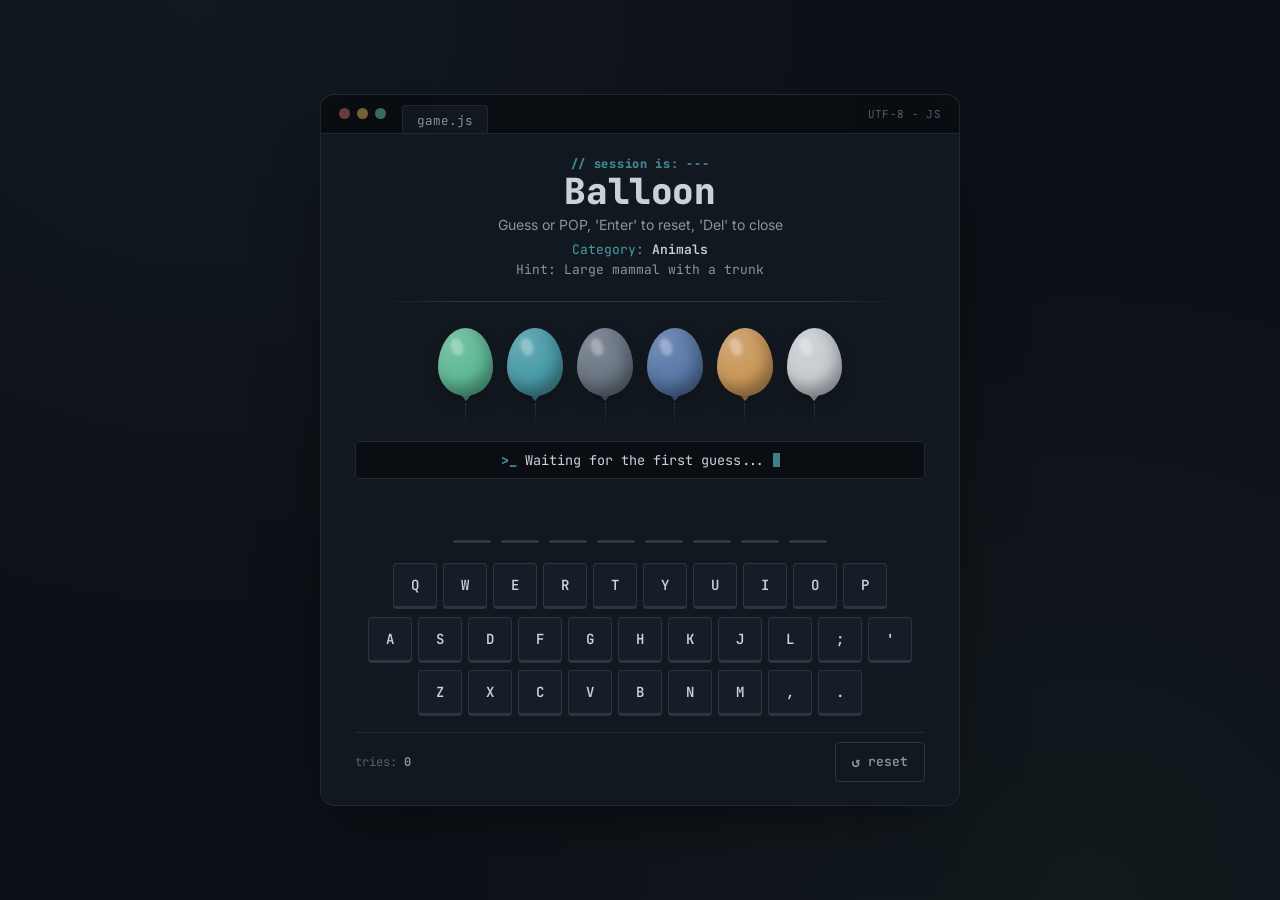
<file: balloon-pop-game/index.html>
<!doctype html>
<html lang="en">
  <head>
    <meta charset="UTF-8" />
    <link rel="icon" type="image/svg+xml" href="/favicon.svg" />
    <meta name="viewport" content="width=device-width, initial-scale=1.0" />
    <title>Balloon.exe</title>
    <link rel="preconnect" href="https://fonts.googleapis.com" />
    <link rel="preconnect" href="https://fonts.gstatic.com" crossorigin />
    <link
      href="https://fonts.googleapis.com/css2?family=JetBrains+Mono:wght@400;500;600;700;800&family=Inter:wght@400;500;600;700&display=swap"
      rel="stylesheet"
    />
    <link rel="stylesheet" href="style.css" />
  </head>

  <body>
    <div class="app">
      <header class="editor-bar" aria-hidden="true">
        <div class="editor-bar__dots">
          <span class="dot dot--red"></span>
          <span class="dot dot--yellow"></span>
          <span class="dot dot--green"></span>
        </div>
        <div class="editor-bar__tab">
          <span class="editor-bar__tab-name">game.js</span>
        </div>
        <div class="editor-bar__meta">UTF-8 - JS</div>
      </header>

      <main class="board">
        <section class="board__head">
          <h1 class="title">
            <p class="eyebrow">// session is: <span id="activity">---</span></p>
            <span class="title__bracket"></span>Balloon<span
              class="title__bracket"
            ></span>
          </h1>
          <p class="subtitle">Guess or POP, 'Enter' to reset, 'Del' to close</p>
          <div class="board__info">
            <p class="category-name" id="category-name">
              Category: <span id="category-display">---</span>
            </p>
            <p class="hint-text" id="hint-display">
              Hint: <span id="hint-content">---</span>
            </p>
          </div>
        </section>

        <section class="rig" aria-label="remaining tries">
          <div class="rig__string" aria-hidden="true"></div>
          <ul class="balloons" id="balloons-list">
            <li class="balloon balloon--mint" data-life="1">
              <span class="balloon__body">
                <span class="balloon__shine"></span>
              </span>
              <span class="balloon__knot"></span>
              <span class="balloon__thread"></span>
            </li>
            <li class="balloon balloon--cyan" data-life="2">
              <span class="balloon__body">
                <span class="balloon__shine"></span>
              </span>
              <span class="balloon__knot"></span>
              <span class="balloon__thread"></span>
            </li>
            <li class="balloon balloon--slate" data-life="3">
              <span class="balloon__body">
                <span class="balloon__shine"></span>
              </span>
              <span class="balloon__knot"></span>
              <span class="balloon__thread"></span>
            </li>
            <li class="balloon balloon--steel" data-life="4">
              <span class="balloon__body">
                <span class="balloon__shine"></span>
              </span>
              <span class="balloon__knot"></span>
              <span class="balloon__thread"></span>
            </li>
            <li class="balloon balloon--amber" data-life="5">
              <span class="balloon__body">
                <span class="balloon__shine"></span>
              </span>
              <span class="balloon__knot"></span>
              <span class="balloon__thread"></span>
            </li>
            <li class="balloon balloon--smoke" data-life="6">
              <span class="balloon__body">
                <span class="balloon__shine"></span>
              </span>
              <span class="balloon__knot"></span>
              <span class="balloon__thread"></span>
            </li>
          </ul>
        </section>

        <p class="status-line" id="status-line">
          <span class="status-line__prompt">>_</span>
          <span class="status-line__text" id="status-text"
            >Waiting for the first guess...
          </span>
          <span class="status-line__cursor" aria-hidden="true"></span>
        </p>

        <section class="word-display" aria-label="hidden word">
          <div class="word-display__slots" id="word-slots"></div>
        </section>

        <section class="keyboard" id="keyboard" aria-label="letters board">
          <div class="keyboard__row">
            <button class="key" type="button" data-letter="Q">Q</button>
            <button class="key" type="button" data-letter="W">W</button>
            <button class="key" type="button" data-letter="E">E</button>
            <button class="key" type="button" data-letter="R">R</button>
            <button class="key" type="button" data-letter="T">T</button>
            <button class="key" type="button" data-letter="Y">Y</button>
            <button class="key" type="button" data-letter="U">U</button>
            <button class="key" type="button" data-letter="I">I</button>
            <button class="key" type="button" data-letter="O">O</button>
            <button class="key" type="button" data-letter="P">P</button>
          </div>
          <div class="keyboard__row">
            <button class="key" type="button" data-letter="A">A</button>
            <button class="key" type="button" data-letter="S">S</button>
            <button class="key" type="button" data-letter="D">D</button>
            <button class="key" type="button" data-letter="F">F</button>
            <button class="key" type="button" data-letter="G">G</button>
            <button class="key" type="button" data-letter="H">H</button>
            <button class="key" type="button" data-letter="K">K</button>
            <button class="key" type="button" data-letter="J">J</button>
            <button class="key" type="button" data-letter="L">L</button>
            <button class="key" type="button" data-letter=";">;</button>
            <button class="key" type="button" data-letter="'">'</button>
          </div>
          <div class="keyboard__row">
            <button class="key" type="button" data-letter="Z">Z</button>
            <button class="key" type="button" data-letter="X">X</button>
            <button class="key" type="button" data-letter="C">C</button>
            <button class="key" type="button" data-letter="V">V</button>
            <button class="key" type="button" data-letter="B">B</button>
            <button class="key" type="button" data-letter="N">N</button>
            <button class="key" type="button" data-letter="M">M</button>
            <button class="key" type="button" data-letter=",">,</button>
            <button class="key" type="button" data-letter=".">.</button>
          </div>
        </section>

        <footer class="board__footer">
          <p class="build-tag" id="attempts-counter">
            tries: <span id="attempts-count">0</span>
          </p>
          <button class="btn btn--ghost" type="button" id="restart-btn">
            <span class="btn__icon" aria-hidden="true">↺</span>
            reset
          </button>
        </footer>
      </main>
    </div>

    <script type="module" src="main.js"></script>
  </body>
</html>
</file>
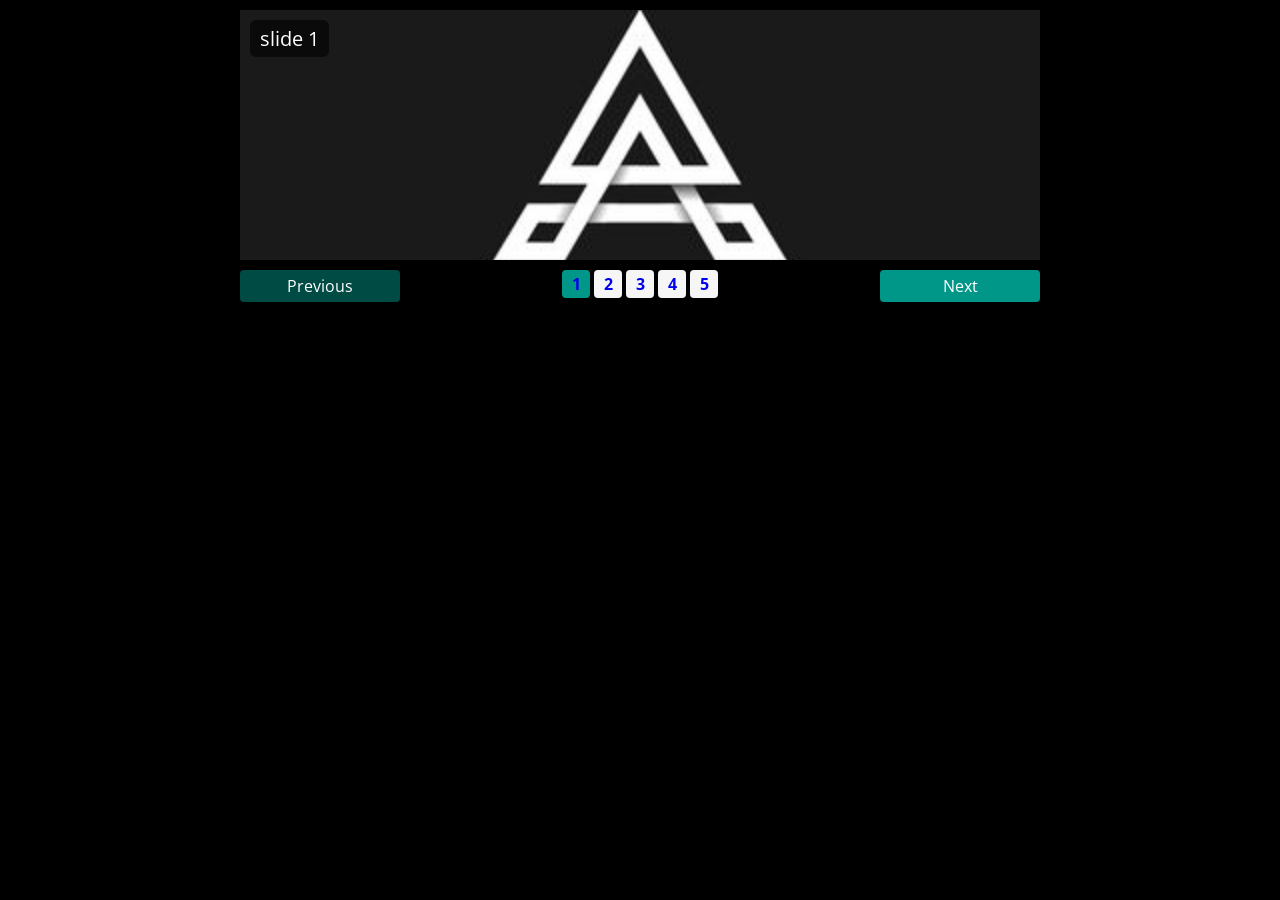
<file: Image-slider/index.html>
<!doctype html>
<html lang="en">
  <head>
    <meta charset="UTF-8" />
    <meta name="viewport" content="width=device-width, initial-scale=1.0" />
    <title>Document</title>
    <link rel="preconnect" href="https://fonts.googleapis.com" />
    <link rel="preconnect" href="https://fonts.gstatic.com" crossorigin />
    <link
      href="https://fonts.googleapis.com/css2?family=Open+Sans:ital,wght@0,300..800;1,300..800&display=swap"
      rel="stylesheet"
    />
    <link rel="stylesheet" href="style.css" />
  </head>
  <body>
    <div class="slider-container">
      <div id="slide-number" class="slide-number"></div>
      <img src="images/course-01.jpg" />
      <img src="images/course-02.jpg" />
      <img src="images/course-03.jpg" />
      <img src="images/course-04.jpg" />
      <img src="images/course-05.jpg" />
    </div>
    <div class="slider-controls">
      <span id="prev" class="prev">Previous</span>
      <span id="indicators" class="indicators"></span>
      <span id="next" class="next">Next</span>
    </div>
    <script src="main.js"></script>
  </body>
</html>
</file>
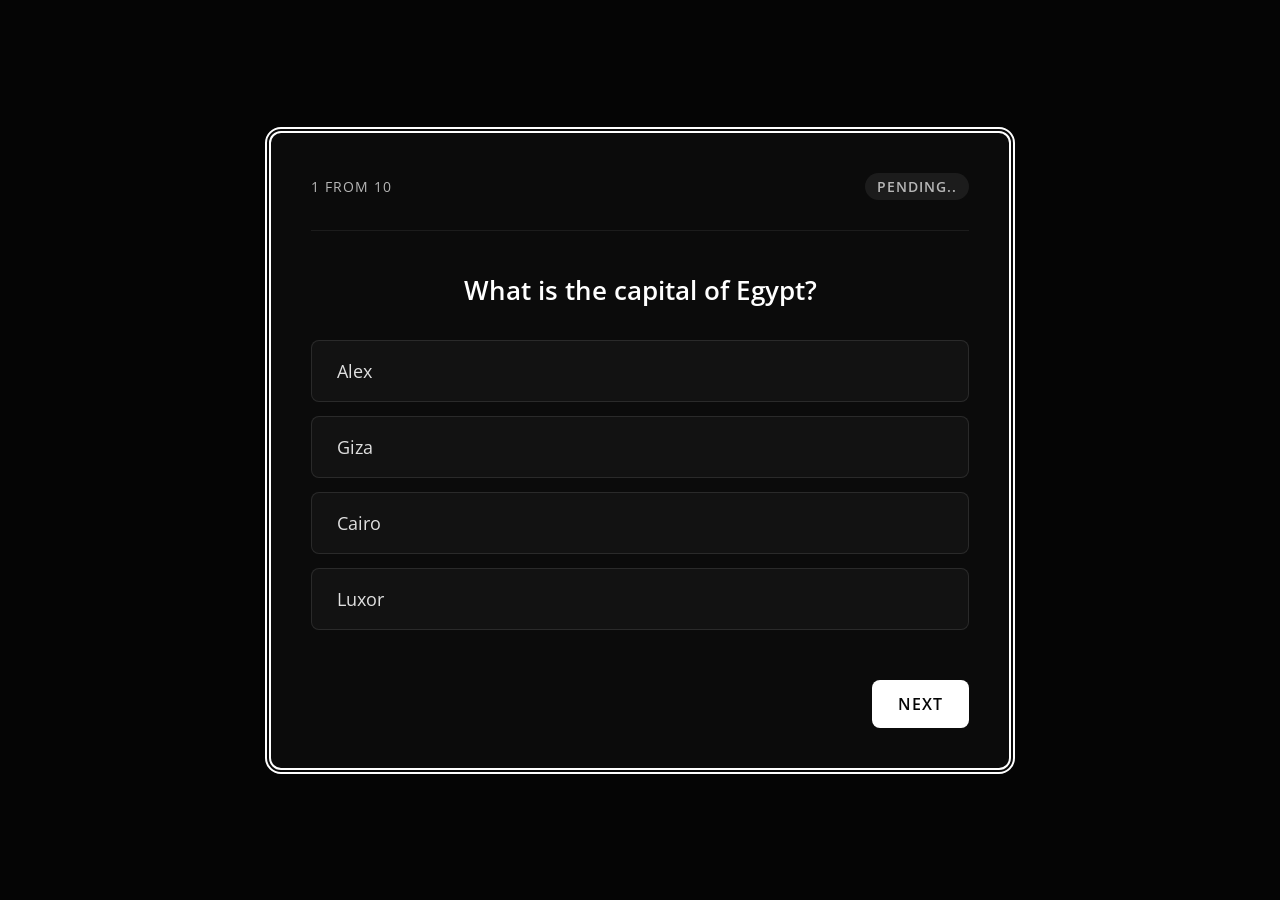
<file: Quiz-App/index.html>
<!doctype html>
<html lang="en">
  <head>
    <meta charset="UTF-8" />
    <meta name="viewport" content="width=device-width, initial-scale=1.0" />
    <title>Quiz</title>
    <link rel="preconnect" href="https://fonts.googleapis.com" />
    <link rel="preconnect" href="https://fonts.gstatic.com" crossorigin />
    <link
      href="https://fonts.googleapis.com/css2?family=Open+Sans:ital,wght@0,300..800;1,300..800&display=swap"
      rel="stylesheet"
    />
    <link rel="stylesheet" href="style.css" />
  </head>
  <body>
    <!-- Question-App -->
    <div class="Question-card">
      <div class="nav-Quest">
        <div class="Questions-Remain"></div>
        <div class="count-down"></div>
      </div>
      <div class="Question-cont">
        <div class="Question"></div>
        <div class="options">
          <ul class="ul-Questions">
            <!-- conserdering that there would be 4 options in each question -->
            <li></li>
            <li></li>
            <li></li>
            <li></li>
          </ul>
        </div>
      </div>
      <div class="next">Next</div>
    </div>

    <script src="main.js"></script>
  </body>
</html>
</file>
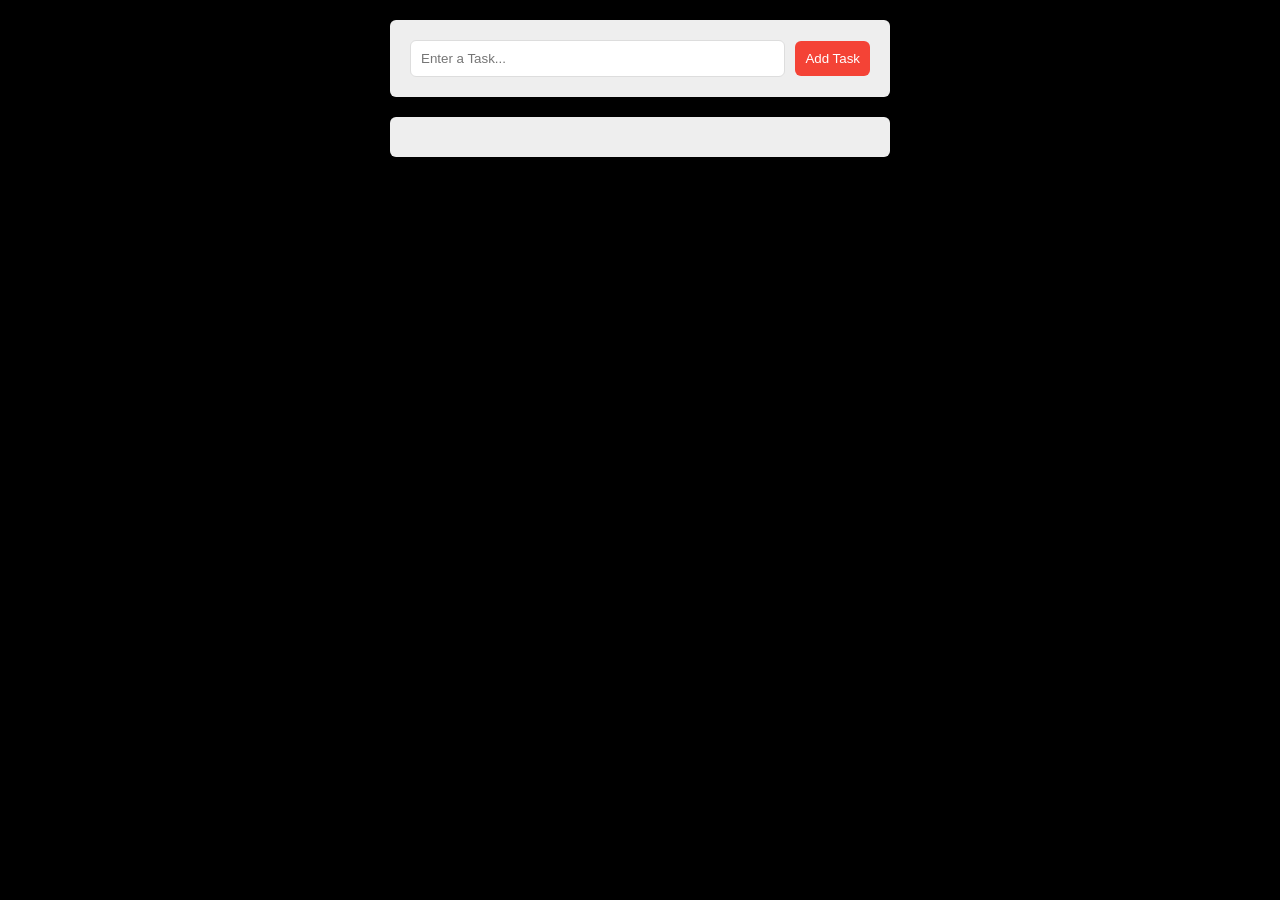
<file: Todo-List/index.html>
<!doctype html>
<html lang="en">
  <head>
    <meta charset="UTF-8" />
    <meta name="viewport" content="width=device-width, initial-scale=1.0" />
    <title>Document</title>
    <link rel="stylesheet" href="style.css" />
  </head>
  <body>
    <div class="container">
      <div class="form">
        <input type="text" class="input" placeholder="Enter a Task..." />
        <input type="submit" class="add" value="Add Task" />
      </div>
      <div class="tasks"></div>
    </div>
    <script src="main.js"></script>
  </body>
</html>
</file>
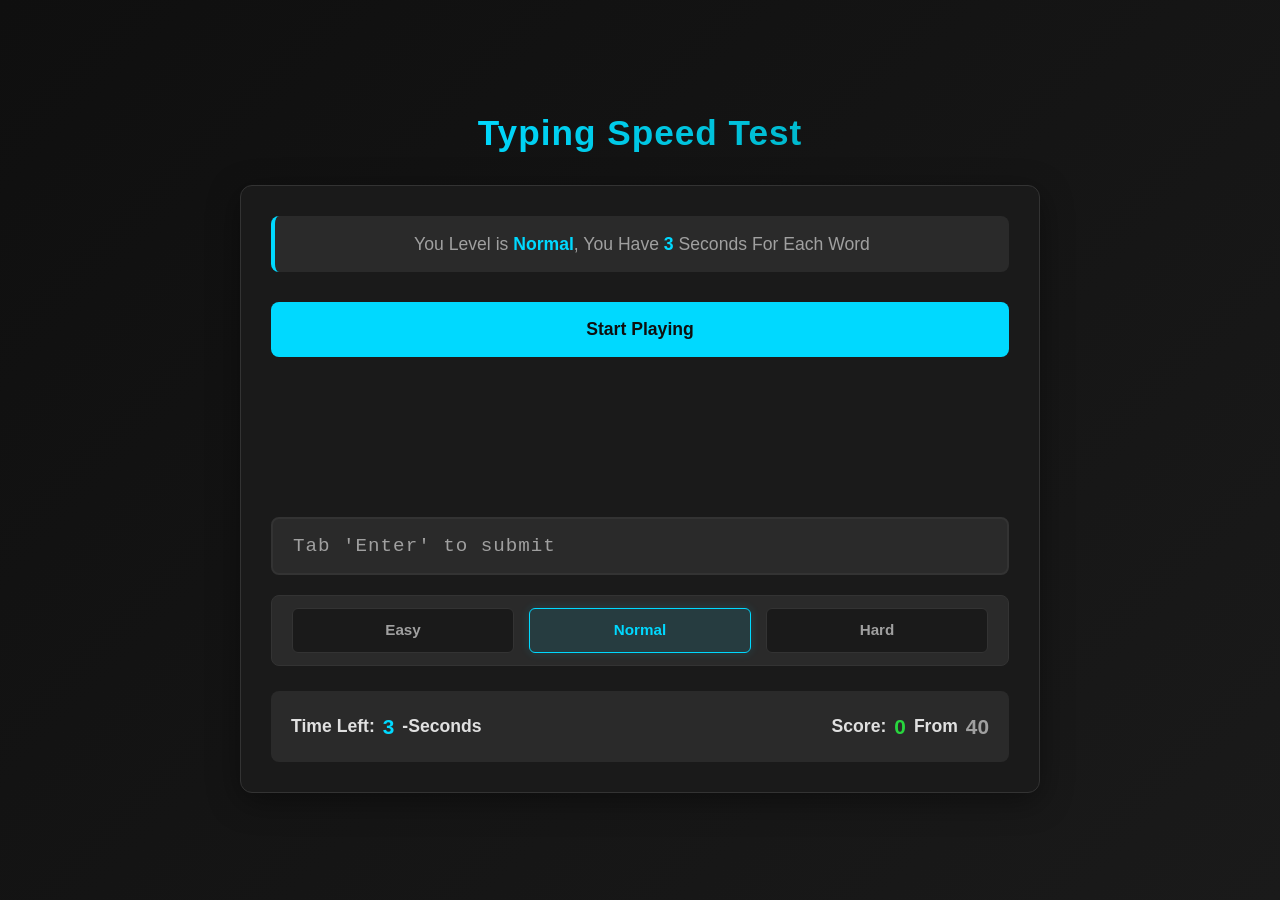
<file: Typing-Speed-Test/index.html>
<!doctype html>
<html lang="en">
  <head>
    <meta charset="UTF-8" />
    <meta name="viewport" content="width=device-width, initial-scale=1.0" />
    <title>Typing Speed Test</title>
    <link rel="preconnect" href="https://googleapis.com" />
    <link rel="preconnect" href="https://gstatic.com" crossorigin />
    <!-- <link
      href="https://googleapis.com/css2?family=Open+Sans:ital,wght@0,300..800;1,300..800&display=swap"
      rel="stylesheet"
    /> -->
    <link rel="stylesheet" href="style.css" />
  </head>
  <body>
    <div class="game">
      <div class="name">Typing Speed Test</div>
      <div class="container">
        <div class="message">
          You Level is
          <span class="lvl"></span>, You Have
          <span class="seconds"></span> Seconds For Each Word
        </div>
        <div class="start">Start Playing</div>
        <div class="the-word"></div>
        <input type="text" class="input" placeholder="Tab 'Enter' to submit" />
        <div class="upcoming-words select-level-box">
          <div class="lvl-btn Easy" data-lvl="Easy">Easy</div>
          <div class="lvl-btn Normal active" data-lvl="Normal">Normal</div>
          <div class="lvl-btn Hard" data-lvl="Hard">Hard</div>
        </div>

        <div class="control">
          <div class="time">Time Left: <span></span>-Seconds</div>
          <div class="score">
            Score: <span class="got">0</span> From <span class="total"></span>
          </div>
        </div>

        <div class="finish">
          <div class="finish-content">
            <h2>Game Over</h2>
            <div class="stat">Your Score: <span class="value">0</span></div>
            <button class="restart-btn">Play Again</button>
          </div>
        </div>
      </div>
    </div>
    <script src="main.js"></script>
  </body>
</html>
</file>
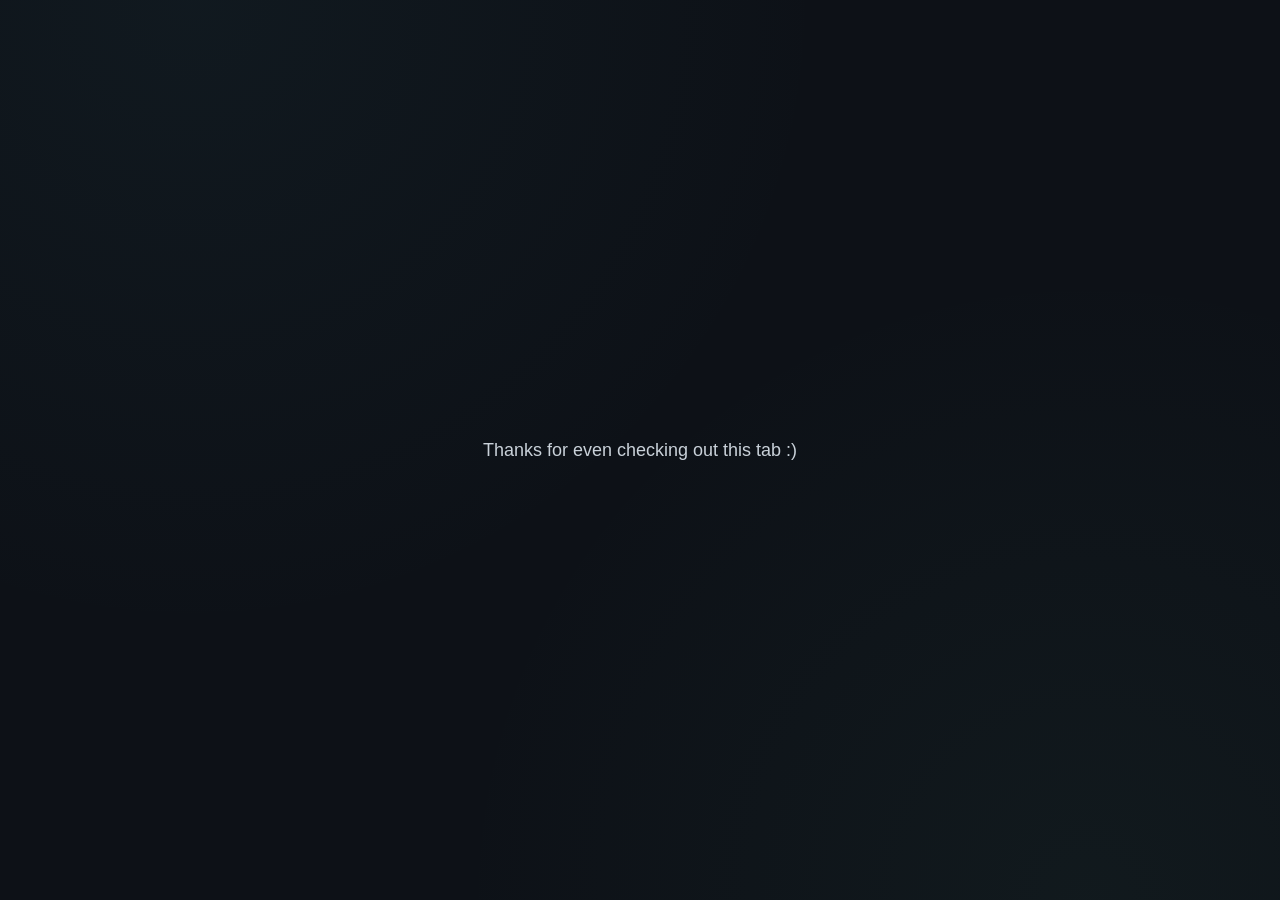
<file: balloon-pop-game/goodbye.html>
<!doctype html>
<html lang="en">
  <head>
    <meta charset="UTF-8" />
    <meta name="viewport" content="width=device-width, initial-scale=1.0" />
    <title>Document</title>
    <link rel="stylesheet" href="style.css" />
  </head>
  <body>
    <p style="text-align: center; font-size: 18px">
      Thanks for even checking out this tab :)
    </p>
  </body>
</html>
</file>
<file: balloon-pop-game/style.css>
:root {
  --bg-canvas: #0d1117;
  --bg-surface: #12181f;
  --bg-surface-raised: #161d26;
  --bg-inset: #0a0e13;

  --border-subtle: #212830;
  --border-strong: #2c3540;

  --text-primary: #c9d1d9;
  --text-secondary: #8b949e;
  --text-muted: #565f6b;
  --category-color: #4a9ba8;
  --hint-color: #8b949e;

  --accent: #4a9ba8;
  --accent-dim: #3a7c87;
  --accent-glow: rgba(74, 155, 168, 0.18);

  --balloon-mint: #5fb896;
  --balloon-mint-dark: #3f8567;
  --balloon-cyan: #4a9ba8;
  --balloon-cyan-dark: #326d77;
  --balloon-slate: #6b7684;
  --balloon-slate-dark: #4a525d;
  --balloon-steel: #5878a8;
  --balloon-steel-dark: #3d5578;
  --balloon-amber: #c9975a;
  --balloon-amber-dark: #96703f;
  --balloon-smoke: #c7ccd1;
  --balloon-smoke-dark: #93989e;

  --danger: #b3665f;
  --success: #5fb896;

  --font-mono:
    "JetBrains Mono", ui-monospace, "SFMono-Regular", Menlo, Consolas, monospace;
  --font-sans:
    "Inter", -apple-system, BlinkMacSystemFont, "Segoe UI", sans-serif;

  --radius-sm: 4px;
  --radius-md: 8px;
  --radius-lg: 14px;
  --shadow-elevated: 0 20px 60px -20px rgba(0, 0, 0, 0.6);
  --space-3xs: clamp(2px, 0.3dvh, 4px);
  --space-2xs: clamp(4px, 0.6dvh, 8px);
  --space-xs: clamp(6px, 1dvh, 12px);
  --space-sm: clamp(8px, 1.4dvh, 16px);
  --space-md: clamp(12px, 2dvh, 22px);
  --space-lg: clamp(16px, 2.8dvh, 32px);

  --board-padding-y: clamp(14px, 2.6dvh, 30px);
  --board-padding-x: clamp(16px, 3.5vw, 34px);
  --board-gap: clamp(10px, 1.8dvh, 22px);

  --title-size: clamp(22px, 4.2dvh, 36px);
  --subtitle-size: clamp(11.5px, 1.7dvh, 14px);
  --info-size: clamp(11px, 1.5dvh, 13px);

  --balloon-w: clamp(34px, 6.2dvh, 60px);
  --balloon-h: clamp(42px, 7.6dvh, 74px);
  --rig-min-h: clamp(76px, 13dvh, 168px);

  --slot-w: clamp(22px, 4.4dvh, 38px);
  --slot-h: clamp(32px, 6dvh, 52px);
  --slot-char-size: clamp(16px, 3.2dvh, 26px);

  --key-h: clamp(30px, 5.6dvh, 46px);
  --key-font: clamp(10.5px, 1.6dvh, 14px);
  --key-gap: clamp(4px, 0.8dvh, 6px);
  --keyboard-row-gap: clamp(4px, 0.8dvh, 8px);
}

* {
  box-sizing: border-box;
  margin: 0;
  padding: 0;
}

html {
  color-scheme: dark;
  height: 100%;
}

body {
  min-height: 100dvh;
  background:
    radial-gradient(
      circle at 15% 0%,
      rgba(74, 155, 168, 0.06),
      transparent 45%
    ),
    radial-gradient(
      circle at 85% 100%,
      rgba(95, 184, 150, 0.05),
      transparent 45%
    ),
    var(--bg-canvas);
  color: var(--text-primary);
  font-family: var(--font-sans);
  display: flex;
  align-items: center;
  justify-content: center;
  padding: clamp(8px, 2dvh, 32px) clamp(10px, 3vw, 24px);
}

button {
  font-family: inherit;
  cursor: pointer;
}

ul {
  list-style: none;
}

button:focus-visible,
.key:focus-visible {
  outline: 2px solid var(--accent);
  outline-offset: 2px;
}

.app {
  width: 100%;
  max-width: 640px;
  max-height: 100dvh;
  display: flex;
  flex-direction: column;
}

.editor-bar {
  display: flex;
  align-items: center;
  gap: 16px;
  flex-shrink: 0;
  background: var(--bg-inset);
  border: 1px solid var(--border-subtle);
  border-bottom: none;
  border-radius: var(--radius-lg) var(--radius-lg) 0 0;
  padding: clamp(6px, 1.2dvh, 12px) 18px;
}

.editor-bar__dots {
  display: flex;
  gap: 7px;
  flex-shrink: 0;
}

.dot {
  width: 11px;
  height: 11px;
  border-radius: 50%;
  opacity: 0.55;
  cursor: pointer;
}

.dot--red {
  background: #b3665f;
}
.dot--yellow {
  background: #c9a85a;
}
.dot--green {
  background: #5fb896;
}

.editor-bar__tab {
  display: flex;
  align-items: center;
  gap: 8px;
  background: var(--bg-surface);
  border: 1px solid var(--border-subtle);
  border-bottom: none;
  padding: 6px 14px;
  border-radius: var(--radius-sm) var(--radius-sm) 0 0;
  font-family: var(--font-mono);
  font-size: 12.5px;
  color: var(--text-secondary);
  margin-bottom: -13px;
}

.editor-bar__tab-icon {
  color: var(--accent);
  font-size: 8px;
}

.editor-bar__meta {
  margin-inline-start: auto;
  font-family: var(--font-mono);
  font-size: 11px;
  color: var(--text-muted);
  letter-spacing: 0.03em;
}

.board {
  flex: 1;
  min-height: 0;
  background: var(--bg-surface);
  border: 1px solid var(--border-subtle);
  border-radius: 0 0 var(--radius-lg) var(--radius-lg);
  box-shadow: var(--shadow-elevated);
  padding: var(--board-padding-y) var(--board-padding-x);
  display: flex;
  flex-direction: column;
  gap: var(--board-gap);
  overflow: hidden;
}

.board__head {
  flex-shrink: 0;
  text-align: center;
  display: flex;
  flex-direction: column;
  gap: var(--space-3xs);
}

.board__info {
  display: flex;
  flex-direction: column;
  gap: 2px;
  margin-top: var(--space-2xs);
}

.category-name,
.hint-text {
  font-family: var(--font-mono);
  font-size: var(--info-size);
  margin: 0;
  line-height: 1.4;
}

.category-name {
  color: var(--category-color);
}

.hint-text {
  color: var(--hint-color);
}

.category-name span,
.hint-text span {
  font-weight: 600;
  color: var(--text-primary);
}

.eyebrow {
  font-family: var(--font-mono);
  font-size: clamp(10px, 1.4dvh, 12px);
  letter-spacing: 0.06em;
  color: var(--accent);
  opacity: 0.85;
}

.title {
  font-family: var(--font-mono);
  font-size: var(--title-size);
  font-weight: 800;
  letter-spacing: -0.01em;
  color: var(--text-primary);
  line-height: 1.15;
}

.title__bracket {
  color: var(--text-muted);
  font-weight: 600;
}

.subtitle {
  font-family: var(--font-sans);
  font-size: var(--subtitle-size);
  color: var(--text-secondary);
}

.rig {
  flex-shrink: 1;
  position: relative;
  display: flex;
  flex-direction: column;
  align-items: center;
  justify-content: flex-end;
  padding-top: var(--space-sm);
  min-height: 0;
}

.rig__string {
  position: absolute;
  top: var(--space-2xs);
  left: 50%;
  transform: translateX(-50%);
  width: 92%;
  height: 1px;
  background: linear-gradient(
    90deg,
    transparent,
    var(--border-strong) 15%,
    var(--border-strong) 85%,
    transparent
  );
}

.balloons {
  display: flex;
  align-items: flex-end;
  justify-content: center;
  gap: clamp(6px, 1.6vw, 14px);
  flex-wrap: wrap;
  min-height: var(--rig-min-h);
  width: 100%;
}

.balloon {
  --balloon-color: var(--balloon-slate);
  --balloon-color-dark: var(--balloon-slate-dark);
  --float-duration: 4.8s;
  --float-delay: 0s;

  position: relative;
  width: var(--balloon-w);
  display: flex;
  flex-direction: column;
  align-items: center;
  transform-origin: center bottom;
  animation: float var(--float-duration) ease-in-out infinite;
  animation-delay: var(--float-delay);
  transition:
    transform 0.35s cubic-bezier(0.34, 1.56, 0.64, 1),
    opacity 0.35s ease,
    filter 0.35s ease;
}

.balloon__body {
  position: relative;
  width: var(--balloon-w);
  height: var(--balloon-h);
  border-radius: 50% 50% 50% 50% / 58% 58% 42% 42%;
  background: radial-gradient(
    circle at 32% 26%,
    color-mix(in srgb, var(--balloon-color) 90%, white 14%),
    var(--balloon-color) 52%,
    var(--balloon-color-dark) 100%
  );
  box-shadow:
    inset -6px -8px 14px rgba(0, 0, 0, 0.24),
    inset 4px 6px 10px rgba(255, 255, 255, 0.07),
    0 8px 18px -8px rgba(0, 0, 0, 0.5);
}

.balloon__shine {
  position: absolute;
  top: 15%;
  left: 24%;
  width: 22%;
  height: 26%;
  border-radius: 50%;
  background: rgba(255, 255, 255, 0.3);
  filter: blur(1.5px);
  transform: rotate(-18deg);
}

.balloon__knot {
  width: 0;
  height: 0;
  border-left: 5px solid transparent;
  border-right: 5px solid transparent;
  border-top: 6px solid var(--balloon-color-dark);
  margin-top: -1px;
}

.balloon__thread {
  width: 1px;
  height: clamp(10px, 2.4dvh, 34px);
  background: linear-gradient(var(--border-strong), transparent);
  margin-top: 2px;
}

.balloon--mint {
  --balloon-color: var(--balloon-mint);
  --balloon-color-dark: var(--balloon-mint-dark);
  --float-delay: 0s;
}
.balloon--cyan {
  --balloon-color: var(--balloon-cyan);
  --balloon-color-dark: var(--balloon-cyan-dark);
  --float-delay: 0.5s;
}
.balloon--slate {
  --balloon-color: var(--balloon-slate);
  --balloon-color-dark: var(--balloon-slate-dark);
  --float-delay: 1s;
}
.balloon--steel {
  --balloon-color: var(--balloon-steel);
  --balloon-color-dark: var(--balloon-steel-dark);
  --float-delay: 1.5s;
}
.balloon--amber {
  --balloon-color: var(--balloon-amber);
  --balloon-color-dark: var(--balloon-amber-dark);
  --float-delay: 0.25s;
}
.balloon--smoke {
  --balloon-color: var(--balloon-smoke);
  --balloon-color-dark: var(--balloon-smoke-dark);
  --float-delay: 0.75s;
}

@keyframes float {
  0%,
  100% {
    transform: translateY(0) rotate(0deg);
  }
  50% {
    transform: translateY(-6px) rotate(1.2deg);
  }
}

.balloon.pop {
  animation: none;
  pointer-events: none;
}

.balloon.pop .balloon__body,
.balloon.pop .balloon__knot,
.balloon.pop .balloon__thread {
  animation: pop-flash 0.32s ease-out forwards;
}

.balloon:not(.pop) .balloon__body,
.balloon:not(.pop) .balloon__knot,
.balloon:not(.pop) .balloon__thread {
  animation: none;
}

.balloon.pop .balloon__body {
  box-shadow:
    inset -6px -8px 14px rgba(0, 0, 0, 0.22),
    inset 4px 6px 10px rgba(255, 255, 255, 0.06),
    0 0 0 2px color-mix(in srgb, var(--balloon-color) 60%, white 40%);
}

@keyframes pop-flash {
  0% {
    transform: scale(1);
    filter: brightness(1);
    opacity: 1;
  }
  35% {
    transform: scale(1.14);
    filter: brightness(1.8);
    opacity: 1;
  }
  100% {
    transform: scale(0);
    filter: brightness(2.2);
    opacity: 0;
  }
}

.balloon.pop {
  animation: pop-flash 0.32s ease-out forwards;
}

.status-line {
  flex-shrink: 0;
  display: flex;
  align-items: center;
  justify-content: center;
  gap: 8px;
  font-family: var(--font-mono);
  font-size: clamp(11px, 1.6dvh, 13.5px);
  color: var(--text-secondary);
  background: var(--bg-inset);
  border: 1px solid var(--border-subtle);
  border-radius: var(--radius-sm);
  padding: var(--space-xs) 16px;
  overflow: hidden;
  white-space: nowrap;
  text-overflow: ellipsis;
}

.status-line__prompt {
  color: var(--accent);
  font-weight: 700;
  flex-shrink: 0;
}

.status-line__text {
  color: var(--text-primary);
  overflow: hidden;
  text-overflow: ellipsis;
  white-space: nowrap;
}

.status-line__cursor {
  width: 7px;
  height: 14px;
  background: var(--accent);
  opacity: 0.8;
  flex-shrink: 0;
  animation: blink 1.1s steps(1) infinite;
}

@keyframes blink {
  0%,
  49% {
    opacity: 0.8;
  }
  50%,
  100% {
    opacity: 0;
  }
}

.word-display {
  flex-shrink: 0;
  display: flex;
  justify-content: center;
}

.word-display__slots {
  display: flex;
  gap: clamp(4px, 1vw, 10px);
  flex-wrap: wrap;
  justify-content: center;
}

.letter-slot {
  display: flex;
  align-items: flex-end;
  justify-content: center;
  width: var(--slot-w);
  height: var(--slot-h);
  position: relative;
}

.letter-slot::after {
  content: "";
  position: absolute;
  bottom: 4px;
  left: 0;
  right: 0;
  height: 3px;
  border-radius: 2px;
  background: var(--border-strong);
}

.letter-slot__char {
  position: relative;
  z-index: 1;
  font-family: var(--font-mono);
  font-size: var(--slot-char-size);
  font-weight: 700;
  color: var(--text-primary);
  padding-bottom: 10px;
  text-transform: uppercase;
}

.letter-slot.is-filled::after {
  background: var(--success);
  opacity: 0.7;
}

.keyboard {
  user-select: none;
  flex-shrink: 1;
  min-height: 0;
  display: flex;
  flex-direction: column;
  justify-content: center;
  gap: var(--keyboard-row-gap);
  align-items: center;
}

.keyboard__row {
  display: flex;
  gap: var(--key-gap);
  justify-content: center;
  width: 100%;
}

.key {
  --key-w: clamp(20px, 5.6vw, 40px);
  min-width: 0;
  flex: 1 1 var(--key-w);
  max-width: 44px;
  height: var(--key-h);
  display: flex;
  align-items: center;
  justify-content: center;
  background: var(--bg-surface-raised);
  border: 1px solid var(--border-strong);
  border-bottom-width: 3px;
  border-radius: var(--radius-sm);
  color: var(--text-primary);
  font-family: var(--font-mono);
  font-size: var(--key-font);
  font-weight: 600;
  letter-spacing: 0.02em;
  transition:
    background 0.15s ease,
    border-color 0.15s ease,
    transform 0.1s ease,
    color 0.15s ease;
}

.key:hover {
  background: var(--bg-inset);
  border-color: var(--accent-dim);
  color: var(--accent);
}

.key:active {
  transform: translateY(2px);
  border-bottom-width: 1px;
}

.key.is-correct {
  background: color-mix(in srgb, var(--success) 16%, var(--bg-surface-raised));
  border-color: var(--success);
  color: var(--success);
}

.key.is-wrong {
  background: color-mix(in srgb, var(--danger) 16%, var(--bg-surface-raised));
  border-color: var(--danger);
  color: var(--danger);
  opacity: 0.65;
}

.key.is-disabled,
.key:disabled {
  pointer-events: none;
  opacity: 0.4;
}

.board__footer {
  user-select: none;
  flex-shrink: 0;
  display: flex;
  align-items: center;
  justify-content: space-between;
  gap: 16px;
  padding-top: var(--space-xs);
  border-top: 1px solid var(--border-subtle);
}

.btn {
  display: inline-flex;
  align-items: center;
  gap: 8px;
  font-family: var(--font-mono);
  font-size: clamp(11px, 1.5dvh, 13px);
  font-weight: 600;
  border-radius: var(--radius-sm);
  padding: clamp(6px, 1.2dvh, 10px) 16px;
  border: 1px solid var(--border-strong);
  transition:
    background 0.15s ease,
    border-color 0.15s ease,
    color 0.15s ease;
}

.btn--ghost {
  background: transparent;
  color: var(--text-secondary);
}

.btn--ghost:hover {
  border-color: var(--accent-dim);
  color: var(--accent);
  background: var(--accent-glow);
}

.btn__icon {
  font-size: 14px;
}

.build-tag {
  font-family: var(--font-mono);
  font-size: clamp(10px, 1.4dvh, 12px);
  color: var(--text-muted);
}

#attempts-count {
  color: var(--text-secondary);
  font-weight: 700;
}

@media (max-width: 420px) {
  :root {
    --board-padding-x: clamp(10px, 4vw, 20px);
  }

  .editor-bar__meta {
    display: none;
  }

  /* .key--enter,
  .key--del {
    max-width: 66px;
  } */
}

@media (max-height: 480px) and (orientation: landscape) {
  .editor-bar {
    display: none;
  }

  .app {
    max-height: 100dvh;
  }

  .board {
    border-radius: var(--radius-lg);
    padding-block: var(--space-sm);
  }

  .board__info {
    display: none;
  }

  .subtitle {
    display: none;
  }
}
@media (max-height: 700px) {
  .board__info {
    gap: 0;
  }
}

@media (prefers-reduced-motion: reduce) {
  .balloon {
    animation: none;
  }

  .status-line__cursor {
    animation: none;
    opacity: 0.8;
  }
}
</file>
<file: Image-slider/style.css>
:root {
  --trans: 0.5s;
}

* {
  box-sizing: border-box;
  margin: 0;
  padding: 0;
}

body {
  background-color: black;
  font-family: "Open Sans", Tahoma, Arial;
}

.slider-container {
  margin: 10px auto;
  height: 250px;
  position: relative;
}

.slider-container,
.slider-controls {
  width: 100%;
  max-width: 800px;
}

.slider-container img {
  position: absolute;
  width: 100%;
  height: 100%;
  object-fit: cover;
  opacity: 0;
  transition: opacity 1s;
  z-index: 1;
}

.slider-container img.active {
  opacity: 1;
}

.slider-container .slide-number {
  position: absolute;
  left: 10px;
  top: 10px;
  background-color: rgba(0, 0, 0, 0.6);
  color: #fff;
  padding: 5px 10px;
  font-size: 20px;
  z-index: 2;
  border-radius: 6px;
  transition: opacity 1s;
}

.slider-controls {
  margin: auto;
  overflow: hidden;
}

.slider-controls .prev,
.slider-controls .next {
  background-color: #009688;
  color: #fff;
  font-size: 16px;
  text-align: center;
  cursor: pointer;
  border-radius: 4px;
  padding: 5px;
  user-select: none;
  width: 20%;
}

.slider-controls .prev {
  float: left;
}

.slider-controls .next {
  float: right;
}
.slider-controls .prev,
.slider-controls .next {
  transition: var(--trans);
}

.slider-controls .prev.disabled,
.slider-controls .next.disabled {
  background-color: rgba(0, 150, 136, 0.5);
  cursor: no-drop;
}

.slider-controls .indicators {
  width: 60%;
  float: left;
}

.slider-controls .indicators ul {
  list-style: none;
  margin: 0;
  padding: 0;
  text-align: center;
}

.slider-controls .indicators ul li a {
  text-decoration: none;
  cursor: pointer;
}

.slider-controls .indicators ul li {
  display: inline-block;
  background-color: #f6f6f6;
  color: #333;
  font-weight: bold;
  height: 28px;
  width: 28px;
  border-radius: 4px;
  margin: 0 2px;
  line-height: 28px;
  cursor: pointer;
  transition: var(--trans);
  user-select: none;
}

.slider-controls .indicators ul li.active {
  background-color: #009688;
  color: #fff;
}
</file>
<file: Quiz-App/style.css>
:root {
  --color-bg-primary: #050505;
  --color-bg-secondary: #0b0b0b;
  --color-bg-tertiary: #121212;
  --color-text-primary: white;
  --color-text-secondary: #e0e0e0;
  --color-border: rgba(255, 255, 255, 0.1);
  --color-border-hover: rgba(255, 255, 255, 0.6);
  --color-accent-blue: #0066ff;
  --color-accent-green: #28a745;
  --color-accent-red: #dc3545;
  --color-correct: #007bff;

  --spacing-xs: 4px;
  --spacing-sm: 12px;
  --spacing-md: 18px;
  --spacing-lg: 25px;
  --spacing-xl: 30px;
  --spacing-2xl: 40px;
  --spacing-3xl: 50px;

  --border-radius-sm: 8px;
  --border-radius-md: 16px;
  --border-radius-full: 30px;

  --font-size-base: 16px;
  --font-size-sm: 14px;
  --font-size-md: 18px;
  --font-size-lg: 26px;
  --font-size-xl: 32px;
  --font-size-2xl: 40px;

  --transition-base: all 0.25s cubic-bezier(0.4, 0, 0.2, 1);
  --transition-fast: all 0.2s ease;
}

* {
  box-sizing: border-box;
  margin: 0;
  padding: 0;
}

body {
  background-color: var(--color-bg-primary);
  font-family: "Open Sans", sans-serif, Tahoma, Arial;
  min-height: 100vh;
  display: flex;
  align-items: center;
  justify-content: center;
  user-select: none;
  overflow-x: hidden;
}

.Question-card,
.Quiz-result {
  background: var(--color-bg-secondary);
  color: var(--color-text-primary);
  border: double 6px var(--color-text-primary);
  border-radius: var(--border-radius-md);
  width: 90%;
  max-width: 750px;
  min-height: 550px;
  padding: var(--spacing-2xl);
  display: flex;
  flex-direction: column;
  justify-content: space-between;
  animation: slideUp 0.6s cubic-bezier(0.25, 1, 0.5, 1) forwards;
  transition: box-shadow 0.3s ease;
}

.Question-card:hover,
.Quiz-result:hover {
  box-shadow: 0 0 40px rgba(255, 255, 255, 0.08);
}

.nav-Quest {
  display: flex;
  justify-content: space-between;
  align-items: center;
  font-size: var(--font-size-sm);
  text-transform: uppercase;
  letter-spacing: 1px;
  opacity: 0.7;
  border-bottom: 1px solid var(--color-border);
  padding-bottom: var(--spacing-xl);
}

.count-down {
  background: var(--color-border);
  padding: var(--spacing-xs) var(--spacing-sm);
  border-radius: var(--border-radius-full);
  font-weight: 600;
}

.Question-cont {
  flex-grow: 1;
  display: flex;
  flex-direction: column;
  justify-content: center;
  gap: var(--spacing-xl);
  padding: var(--spacing-2xl) 0;
}

.Question {
  font-size: var(--font-size-lg);
  font-weight: 600;
  line-height: 1.5;
  text-align: center;
}

.options ul {
  list-style: none;
  display: flex;
  flex-direction: column;
  gap: 14px;
}

.options li {
  background: var(--color-bg-tertiary);
  border: 1px solid var(--color-border);
  padding: var(--spacing-md) var(--spacing-lg);
  border-radius: var(--border-radius-sm);
  font-size: var(--font-size-md);
  cursor: pointer;
  text-align: left;
  color: var(--color-text-secondary);
  transition: var(--transition-base);
}

.options li:hover {
  border-color: var(--color-border-hover);
  color: var(--color-text-primary);
  box-shadow:
    0 0 25px 2px rgba(0, 102, 255, 0.25),
    0 0 10px -2px rgba(0, 102, 255, 0.15);
  transform: translateY(-2px);
}

.options li.activeLi {
  background: var(--color-text-primary);
  color: var(--color-bg-primary);
  border-color: var(--color-text-primary);
  box-shadow: 0 10px 30px rgba(255, 255, 255, 0.1);
}

.next,
.button {
  align-self: flex-end;
  padding: var(--spacing-sm) var(--spacing-lg);
  background: var(--color-text-primary);
  color: var(--color-bg-primary);
  border: 1px solid transparent;
  border-radius: var(--border-radius-sm);
  cursor: pointer;
  font-weight: 600;
  font-size: var(--font-size-base);
  text-transform: uppercase;
  letter-spacing: 1px;
  transition: var(--transition-fast);
  margin-top: 10px;
}

.next:hover,
.button:hover {
  background: #e0e0e0;
  box-shadow: 0 0 20px rgba(255, 255, 255, 0.2);
  transform: translateY(-2px);
}

.button:active {
  transform: translateY(0);
}

.Quiz-result {
  min-height: 450px;
  padding: var(--spacing-3xl) var(--spacing-2xl);
  align-items: center;
  justify-content: center;
  gap: var(--spacing-xl);
  text-align: center;
}

.Quiz-result .grade {
  font-size: var(--font-size-xl);
  font-weight: 700;
  letter-spacing: 0.5px;
  text-transform: uppercase;
}

.Quiz-result .grade strong {
  color: var(--color-correct);
  font-size: var(--font-size-2xl);
}

.Quiz-result .time-taken {
  font-size: var(--font-size-md);
  color: var(--color-text-secondary);
  opacity: 0.8;
  background: rgba(255, 255, 255, 0.05);
  padding: var(--spacing-sm) var(--spacing-lg);
  border-radius: var(--border-radius-full);
  border: 1px solid var(--color-border);
  letter-spacing: 0.5px;
}

.Quiz-result .button {
  align-self: center;
}

.correct-blue {
  background-color: var(--color-correct) !important;
  color: var(--color-text-primary) !important;
}

.correct-green {
  background-color: var(--color-accent-green) !important;
  color: var(--color-text-primary) !important;
}

.wrong-red {
  background-color: var(--color-accent-red) !important;
  color: var(--color-text-primary) !important;
}

.freeze-options {
  pointer-events: none !important;
}

@keyframes slideUp {
  0% {
    transform: translateY(40px);
    opacity: 0;
  }
  100% {
    transform: translateY(0);
    opacity: 1;
  }
}
</file>
<file: Todo-List/style.css>
body {
  box-sizing: border-box;
  background-color: black;
}

/* === */

.container {
  width: 500px;
  margin: 20px auto;
  font-family: Arial, sans-serif;
}

.form {
  background-color: #eee;
  padding: 20px;
  border-radius: 6px;
  display: flex;
  align-items: center;
}

.form .input {
  padding: 10px;
  border: 1px solid #ddd;
  border-radius: 6px;
  flex: 1;
  background-color: white;
}

.form .input:focus {
  outline: none;
}

.form .add {
  border: none;
  background-color: #f44336;
  color: white;
  padding: 10px;
  border-radius: 6px;
  margin-left: 10px;
  cursor: pointer;
}

.tasks {
  background-color: #eee;
  margin-top: 20px;
  padding: 20px;
  border-radius: 6px;
}

.task {
  display: flex;
  justify-content: space-between;
  align-items: center;
  gap: 10px;
  padding-left: 10px;
  padding-right: 10px;
  border-radius: 5px;
  transition: 0.3s;
}

.tasks task:not(:last-child) {
  margin-bottom: 15px;
}

.tasks .task:hover {
  background-color: #f7f7f7;
}

.tasks .task.done {
  opacity: 0.5;
}

.delete {
  cursor: pointer;
  user-select: none;
  width: 30px;
  height: 15px;
  font-weight: bold;
  font-size: 10px;
  padding: 4px 10px;
  background-color: red;
  border-radius: 5px;
  color: aliceblue;
  transition: 0.3s;
}

.delete:hover {
  transform: scale(1.05);
}
</file>
<file: Typing-Speed-Test/style.css>
* {
  margin: 0;
  padding: 0;
  box-sizing: border-box;
}

:root {
  --bg-primary: #0f0f0f;
  --bg-secondary: #1a1a1a;
  --bg-tertiary: #2a2a2a;
  --text-primary: #e0e0e0;
  --text-secondary: #a0a0a0;
  --accent: #00d9ff;
  --success: #28d63e;
  --error: #ff5757;
  --warning: #ffd700;
  --border: #333333;
  --focus-ring: rgba(0, 217, 255, 0.2);
}

html {
  font-size: 16px;
  scroll-behavior: smooth;
}

body {
  font-family:
    "Open Sans",
    -apple-system,
    BlinkMacSystemFont,
    "Segoe UI",
    sans-serif;
  background-color: var(--bg-primary);
  color: var(--text-primary);
  line-height: 1.5;
  overflow: hidden;
}

.game {
  height: 100vh;
  display: flex;
  flex-direction: column;
  align-items: center;
  justify-content: center;
  padding: 20px;
  background: linear-gradient(
    135deg,
    var(--bg-primary) 0%,
    var(--bg-secondary) 100%
  );

  box-sizing: border-box;
}

.name {
  font-size: 2.2rem;
  font-weight: 700;
  margin-bottom: 25px;
  text-align: center;
  background: linear-gradient(135deg, var(--accent), #00b8cc);
  -webkit-background-clip: text;
  -webkit-text-fill-color: transparent;
  background-clip: text;
  letter-spacing: 1px;
}

.container {
  width: 100%;
  max-width: 800px;
  background-color: var(--bg-secondary);
  border: 1px solid var(--border);
  border-radius: 12px;
  padding: 30px;
  box-shadow: 0 8px 32px rgba(0, 0, 0, 0.4);
}

.message {
  text-align: center;
  font-size: 1.1rem;
  color: var(--text-secondary);
  margin-bottom: 30px;
  padding: 15px;
  background-color: var(--bg-tertiary);
  border-radius: 8px;
  border-left: 4px solid var(--accent);
  user-select: none;
}

.message .lvl,
.message .seconds {
  color: var(--accent);
  font-weight: 600;
}

.start {
  display: block;
  width: 100%;
  padding: 14px 28px;
  font-size: 1.1rem;
  font-weight: 600;
  color: var(--bg-primary);
  background-color: var(--accent);
  border: none;
  border-radius: 8px;
  cursor: pointer;
  margin-bottom: 30px;
  transition: all 0.3s ease;
  text-align: center;
  user-select: none;
}

.start:hover {
  background-color: #00b8cc;
  transform: translateY(-2px);
  box-shadow: 0 4px 12px rgba(0, 217, 255, 0.3);
}

.start:active {
  transform: translateY(0);
}

.reset {
  background-color: var(--success);
}

.reset:hover {
  background-color: #0ed464;
  box-shadow: 0 4px 12px rgba(12, 199, 96, 0.3);
}

.the-word {
  font-size: 3rem;
  font-weight: 700;
  text-align: center;
  margin: 40px 0;
  color: var(--accent);
  letter-spacing: 2px;
  font-family: "Courier New", monospace;
  min-height: 80px;
  display: flex;
  align-items: center;
  justify-content: center;
  word-break: break-all;
  user-select: none;
}

.input {
  width: 100%;
  padding: 16px 20px;
  font-size: 1.2rem;
  background-color: var(--bg-tertiary);
  color: var(--text-primary);
  border: 2px solid var(--border);
  border-radius: 8px;
  font-family: "Courier New", monospace;
  transition: all 0.3s ease;
  margin-bottom: 30px;
  letter-spacing: 1px;
  caret-color: var(--accent);
}

.input:focus {
  outline: none;
  border-color: var(--accent);
  box-shadow: 0 0 0 3px var(--focus-ring);
}

.input::placeholder {
  color: var(--text-secondary);
}

.upcoming-words.select-level-box {
  display: flex;
  justify-content: space-around;
  align-items: center;
  gap: 15px;
  user-select: none;
  background-color: var(--bg-tertiary);
  padding: 12px 20px;
  border-radius: 8px;
  border: 1px solid var(--border);
  margin-top: -10px;
  margin-bottom: 25px;
}

.lvl-btn {
  flex: 1;
  text-align: center;
  padding: 10px 15px;
  border-radius: 6px;
  cursor: pointer;
  font-weight: 600;
  font-size: 0.95rem;
  color: var(--text-secondary);
  border: 1px solid var(--border);
  background-color: var(--bg-secondary);
  transition: all 0.25s ease;
}

.lvl-btn:hover {
  color: var(--text-primary);
  border-color: #444;
  transform: translateY(-1px);
}

.lvl-btn.Easy.active {
  background-color: rgba(40, 214, 62, 0.1);
  color: var(--success);
  border-color: var(--success);
  box-shadow: 0 0 10px rgba(40, 214, 62, 0.15);
}

.lvl-btn.Normal.active {
  background-color: rgba(0, 217, 255, 0.1);
  color: var(--accent);
  border-color: var(--accent);
  box-shadow: 0 0 10px rgba(0, 217, 255, 0.15);
}

.lvl-btn.Hard.active {
  background-color: rgba(255, 87, 87, 0.1);
  color: var(--error);
  border-color: var(--error);
  box-shadow: 0 0 10px rgba(255, 87, 87, 0.15);
}
.control {
  display: flex;
  justify-content: space-between;
  align-items: center;
  padding: 20px;
  background-color: var(--bg-tertiary);
  border-radius: 8px;
  gap: 20px;
  flex-wrap: wrap;
  user-select: none;
}

.time,
.score {
  font-size: 1.1rem;
  font-weight: 600;
  display: flex;
  align-items: center;
  gap: 8px;
}

.time span,
.score span {
  color: var(--accent);
  font-size: 1.3rem;
  font-weight: 700;
}

.score .got {
  color: var(--success);
}

.score .total {
  color: var(--text-secondary);
}

.finish {
  display: none;
  position: fixed;
  top: 0;
  left: 0;
  width: 100%;
  height: 100%;
  background-color: rgba(0, 0, 0, 0.8);
  z-index: 1000;
  align-items: center;
  justify-content: center;
  backdrop-filter: blur(4px);
}

.finish.show {
  display: flex;
}

.finish-content {
  background-color: var(--bg-secondary);
  border: 2px solid var(--accent);
  border-radius: 12px;
  padding: 60px 40px;
  text-align: center;
  max-width: 500px;
  animation: slideUp 0.4s ease;
}

@keyframes slideUp {
  from {
    opacity: 0;
    transform: translateY(30px);
  }
  to {
    opacity: 1;
    transform: translateY(0);
  }
}

.finish-content h2 {
  font-size: 2.5rem;
  margin-bottom: 20px;
  color: var(--accent);
}

.finish-content .stat {
  font-size: 1.1rem;
  margin: 15px 0;
  color: var(--text-secondary);
}

.finish-content .stat .value {
  color: var(--accent);
  font-weight: 700;
  font-size: 1.4rem;
}

.finish-content button {
  padding: 12px 30px;
  font-size: 1rem;
  font-weight: 600;
  color: var(--bg-primary);
  background-color: var(--accent);
  border: none;
  border-radius: 8px;
  cursor: pointer;
  margin-top: 20px;
  transition: all 0.3s ease;
}

.finish-content button:hover {
  background-color: #00b8cc;
  transform: translateY(-2px);
}

@media (max-width: 768px) {
  .game {
    padding: 15px;
  }

  .name {
    font-size: 2rem;
    margin-bottom: 30px;
  }

  .container {
    padding: 25px;
  }

  .the-word {
    font-size: 2.2rem;
    margin: 30px 0;
  }

  .input {
    font-size: 1rem;
    padding: 12px 16px;
  }

  .control {
    flex-direction: column;
    gap: 15px;
  }

  .time,
  .score {
    width: 100%;
    justify-content: center;
  }

  .finish-content {
    padding: 40px 25px;
  }

  .finish-content h2 {
    font-size: 2rem;
  }
}

@media (max-width: 480px) {
  .name {
    font-size: 1.5rem;
  }

  .container {
    padding: 15px;
  }

  .the-word {
    font-size: 1.8rem;
    margin: 25px 0;
  }

  .message {
    font-size: 0.95rem;
  }

  .upcoming-words.select-level-box {
    font-size: 0.95rem;
    padding: 15px;
  }
}

.correct {
  color: var(--success);
}

.incorrect {
  color: var(--error);
}

.current {
  background-color: var(--accent);
  color: var(--bg-primary);
  padding: 0 2px;
  border-radius: 2px;
}
</file>
